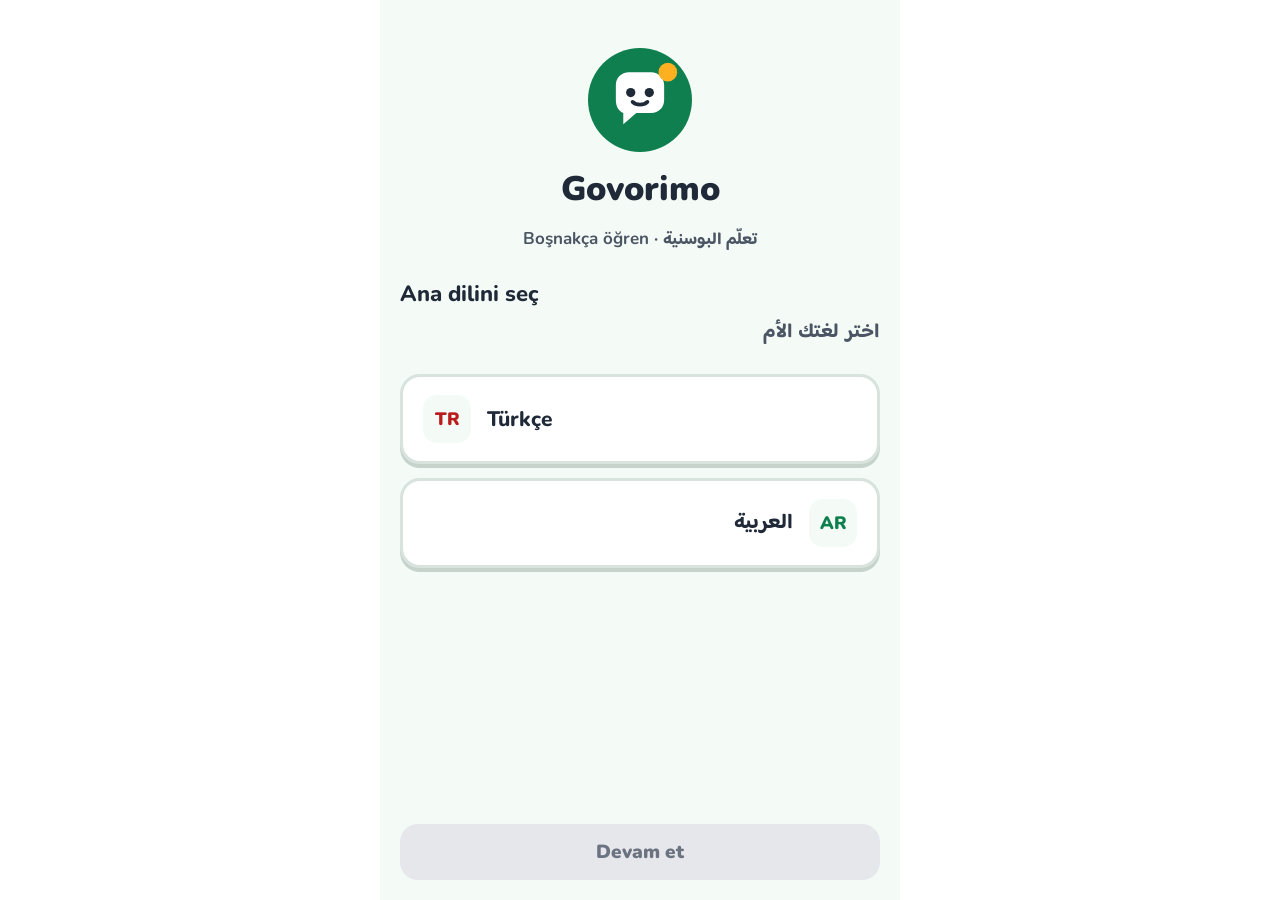
<file: app/index.html>
<!DOCTYPE html>
<html lang="tr">
<head>
<meta charset="utf-8">
<meta name="viewport" content="width=device-width, initial-scale=1, viewport-fit=cover">
<meta name="theme-color" content="#0F7F4F">
<meta name="apple-mobile-web-app-capable" content="yes">
<meta name="mobile-web-app-capable" content="yes">
<meta name="apple-mobile-web-app-status-bar-style" content="default">
<meta name="apple-mobile-web-app-title" content="Govorimo">
<title>Govorimo</title>
<link rel="manifest" href="manifest.webmanifest">
<link rel="icon" href="icons/icon-192.png">
<link rel="apple-touch-icon" href="icons/apple-touch-icon.png">
<link rel="stylesheet" href="styles.css">
</head>
<body>
<div id="app"></div>
<script src="data/course.js"></script>
<script src="data/daily.js"></script>
<script src="i18n.js"></script>
<script src="app.js"></script>
</body>
</html>
</file>
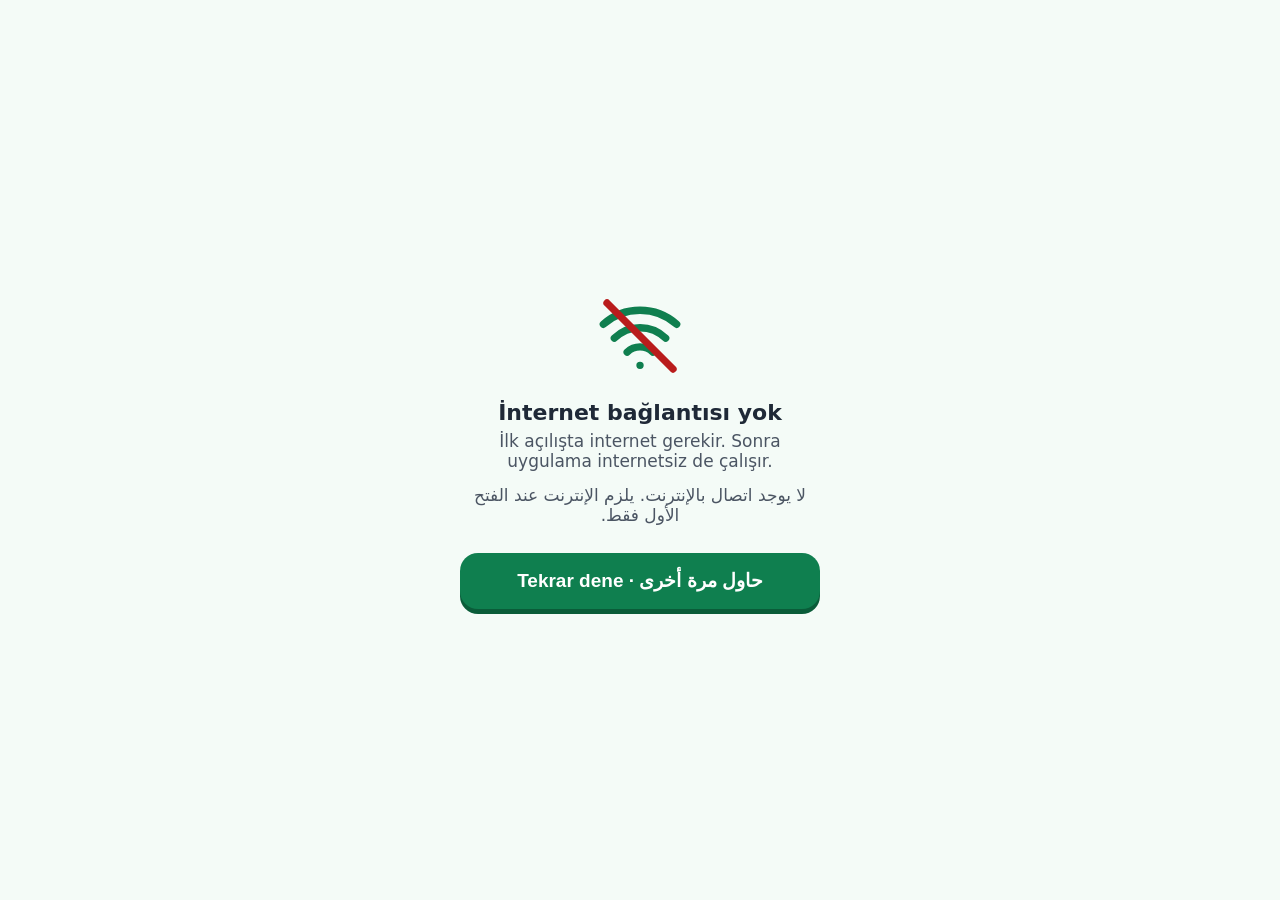
<file: android/app/src/main/assets/offline.html>
<!DOCTYPE html>
<html lang="tr">
<head><meta charset="utf-8"><meta name="viewport" content="width=device-width, initial-scale=1">
<title>Govorimo</title>
<style>
body{margin:0;font-family:system-ui,sans-serif;background:#F4FBF7;color:#1F2937;display:flex;min-height:100vh;align-items:center;justify-content:center;text-align:center}
.box{padding:32px;max-width:360px}
h1{font-size:22px;margin:16px 0 6px}
p{font-size:17px;color:#4B5563;margin:4px 0}
button{margin-top:24px;width:100%;height:56px;border:none;border-radius:18px;background:#0F7F4F;color:#fff;font-size:19px;font-weight:800;box-shadow:0 5px 0 #0A5C39}
</style></head>
<body><div class="box">
<svg width="88" height="88" viewBox="0 0 24 24" fill="none" stroke="#0F7F4F" stroke-width="2" stroke-linecap="round" aria-hidden="true"><path d="M2 8.8a15 15 0 0 1 20 0M5 12.6a10 10 0 0 1 14 0M8.5 16.4a5 5 0 0 1 7 0M12 20h.01"/><path d="M3 3l18 18" stroke="#B91C1C"/></svg>
<h1>İnternet bağlantısı yok</h1>
<p>İlk açılışta internet gerekir. Sonra uygulama internetsiz de çalışır.</p>
<p dir="rtl" style="margin-top:14px">لا يوجد اتصال بالإنترنت. يلزم الإنترنت عند الفتح الأول فقط.</p>
<button onclick="window.GovorimoAndroid ? GovorimoAndroid.retry() : location.reload()">Tekrar dene · حاول مرة أخرى</button>
</div></body></html>
</file>
<file: app/styles.css>
/* Govorimo – stil aplikacije */
@font-face { font-family: Nunito; font-weight: 400; font-display: swap; src: url(fonts/nunito-latin-400-normal.woff2) format("woff2"); unicode-range: U+0000-00FF,U+0131,U+0152-0153,U+02BB-02BC,U+02C6,U+02DA,U+02DC,U+0304,U+0308,U+0329,U+2000-206F,U+20AC,U+2122,U+2191,U+2193,U+2212,U+2215,U+FEFF,U+FFFD; }
@font-face { font-family: Nunito; font-weight: 400; font-display: swap; src: url(fonts/nunito-latin-ext-400-normal.woff2) format("woff2"); unicode-range: U+0100-02BA,U+02BD-02C5,U+02C7-02CC,U+02CE-02D7,U+02DD-02FF,U+1E00-1E9F,U+20A0-20AB,U+20AD-20C0,U+2C60-2C7F,U+A720-A7FF; }
@font-face { font-family: Nunito; font-weight: 700; font-display: swap; src: url(fonts/nunito-latin-700-normal.woff2) format("woff2"); unicode-range: U+0000-00FF,U+0131,U+0152-0153,U+02BB-02BC,U+02C6,U+02DA,U+02DC,U+0304,U+0308,U+0329,U+2000-206F,U+20AC,U+2122,U+2191,U+2193,U+2212,U+2215,U+FEFF,U+FFFD; }
@font-face { font-family: Nunito; font-weight: 700; font-display: swap; src: url(fonts/nunito-latin-ext-700-normal.woff2) format("woff2"); unicode-range: U+0100-02BA,U+02BD-02C5,U+02C7-02CC,U+02CE-02D7,U+02DD-02FF,U+1E00-1E9F,U+20A0-20AB,U+20AD-20C0,U+2C60-2C7F,U+A720-A7FF; }
@font-face { font-family: Nunito; font-weight: 800; font-display: swap; src: url(fonts/nunito-latin-800-normal.woff2) format("woff2"); unicode-range: U+0000-00FF,U+0131,U+0152-0153,U+02BB-02BC,U+02C6,U+02DA,U+02DC,U+0304,U+0308,U+0329,U+2000-206F,U+20AC,U+2122,U+2191,U+2193,U+2212,U+2215,U+FEFF,U+FFFD; }
@font-face { font-family: Nunito; font-weight: 800; font-display: swap; src: url(fonts/nunito-latin-ext-800-normal.woff2) format("woff2"); unicode-range: U+0100-02BA,U+02BD-02C5,U+02C7-02CC,U+02CE-02D7,U+02DD-02FF,U+1E00-1E9F,U+20A0-20AB,U+20AD-20C0,U+2C60-2C7F,U+A720-A7FF; }
@font-face { font-family: Nunito; font-weight: 900; font-display: swap; src: url(fonts/nunito-latin-900-normal.woff2) format("woff2"); unicode-range: U+0000-00FF,U+0131,U+0152-0153,U+02BB-02BC,U+02C6,U+02DA,U+02DC,U+0304,U+0308,U+0329,U+2000-206F,U+20AC,U+2122,U+2191,U+2193,U+2212,U+2215,U+FEFF,U+FFFD; }
@font-face { font-family: Nunito; font-weight: 900; font-display: swap; src: url(fonts/nunito-latin-ext-900-normal.woff2) format("woff2"); unicode-range: U+0100-02BA,U+02BD-02C5,U+02C7-02CC,U+02CE-02D7,U+02DD-02FF,U+1E00-1E9F,U+20A0-20AB,U+20AD-20C0,U+2C60-2C7F,U+A720-A7FF; }
@font-face { font-family: "Baloo Bhaijaan 2"; font-weight: 400; font-display: swap; src: url(fonts/baloo-bhaijaan-2-arabic-400-normal.woff2) format("woff2"); unicode-range: U+0600-06FF,U+0750-077F,U+0870-08FF,U+200C-200E,U+2010-2011,U+204F,U+2E41,U+FB50-FDFF,U+FE70-FEFC; }
@font-face { font-family: "Baloo Bhaijaan 2"; font-weight: 700; font-display: swap; src: url(fonts/baloo-bhaijaan-2-arabic-700-normal.woff2) format("woff2"); unicode-range: U+0600-06FF,U+0750-077F,U+0870-08FF,U+200C-200E,U+2010-2011,U+204F,U+2E41,U+FB50-FDFF,U+FE70-FEFC; }

:root {
  --green: #0F7F4F; --green-d: #0A5C39; --green-l: #E3F5EC; --green-m: #BFE7D2;
  --ink: #1F2937; --ink2: #374151; --muted: #4B5563; --line: #E5E7EB; --soft: #F3F4F6;
  --blue: #1D4ED8; --blue-l: #EFF6FF; --blue-m: #BFDBFE;
  --purple: #7C3AED; --purple-d: #5B21B6; --purple-l: #F5F3FF; --purple-m: #DDD6FE;
  --sun: #FFB020; --sun-d: #C27C00;
  --ok: #166534; --ok-bg: #DCFCE7; --bad: #991B1B; --bad-bg: #FEE2E2;
  --safe-t: env(safe-area-inset-top, 0px); --safe-b: env(safe-area-inset-bottom, 0px);
}
* { box-sizing: border-box; -webkit-tap-highlight-color: transparent; }
html, body { margin: 0; height: 100%; background: #fff; }
body { font-family: Nunito, "Baloo Bhaijaan 2", system-ui, sans-serif; color: var(--ink); overscroll-behavior: none; }
[dir="rtl"] body, body[dir="rtl"] { font-family: "Baloo Bhaijaan 2", Nunito, system-ui, sans-serif; }
.bs { font-family: Nunito, system-ui, sans-serif; unicode-bidi: isolate; direction: ltr; }
button { font: inherit; color: inherit; }
#app { max-width: 520px; margin: 0 auto; min-height: 100%; display: flex; flex-direction: column; position: relative; }
.screen { flex: 1; display: flex; flex-direction: column; min-height: 100vh; min-height: 100dvh; padding-top: var(--safe-t); }
.scroll { flex: 1; overflow-y: auto; -webkit-overflow-scrolling: touch; }
.pad { padding: 20px; }
.col { display: flex; flex-direction: column; }
.row { display: flex; align-items: center; }
.gap6 { gap: 6px; } .gap8 { gap: 8px; } .gap10 { gap: 10px; } .gap12 { gap: 12px; } .gap14 { gap: 14px; } .gap16 { gap: 16px; } .gap20 { gap: 20px; } .gap24 { gap: 24px; }
.grow { flex: 1; }
.center { align-items: center; justify-content: center; text-align: center; }
.h1 { font-size: 28px; font-weight: 900; margin: 0; }
.h2 { font-size: 24px; font-weight: 900; margin: 0; }
.muted { color: var(--muted); font-weight: 700; }
.small { font-size: 14px; }

/* Dugmad */
.btn { height: 56px; border: none; border-radius: 18px; background: var(--green); color: #fff; font-size: 19px; font-weight: 900; box-shadow: 0 5px 0 var(--green-d); cursor: pointer; width: 100%; transition: transform .05s; }
.btn:active { transform: translateY(3px); box-shadow: 0 2px 0 var(--green-d); }
.btn:disabled { background: var(--line); color: #6B7280; box-shadow: none; cursor: default; }
.btn.purple { background: var(--purple); box-shadow: 0 5px 0 var(--purple-d); }
.btn.red { background: #B91C1C; box-shadow: 0 5px 0 #7F1D1D; }
.btn.white { background: #fff; color: #1E3A8A; box-shadow: none; height: 48px; font-size: 17px; }
.btn.ghost { background: transparent; color: var(--muted); box-shadow: none; height: 44px; font-size: 16px; }
.tbtn { min-height: 52px; border-radius: 16px; border: 2px solid var(--blue-m); background: var(--blue-l); color: var(--blue); box-shadow: 0 4px 0 var(--blue-m); font-weight: 900; font-size: 16px; display: flex; align-items: center; justify-content: center; gap: 8px; cursor: pointer; padding: 0 14px; }
.tbtn.p { border-color: var(--purple-m); background: var(--purple-l); color: #6D28D9; box-shadow: 0 4px 0 var(--purple-m); }
.iconbtn { width: 44px; height: 44px; border: none; background: transparent; display: flex; align-items: center; justify-content: center; color: #6B7280; cursor: pointer; border-radius: 12px; }
.chip { display: inline-flex; align-items: center; padding: 4px 12px; border-radius: 12px; font-weight: 800; font-size: 14px; background: var(--soft); color: var(--ink2); }
.chip.f { background: #FCE7F3; color: #9D174D; } .chip.m { background: #DBEAFE; color: #1E40AF; } .chip.n { background: #FEF3C7; color: #92400E; }

/* Pic: fotografija ili emoji */
.pic { display: flex; align-items: center; justify-content: center; overflow: hidden; background: #FFF4E5; border-radius: 20px; position: relative; }
.pic img { width: 100%; height: 100%; object-fit: cover; }
.pic .emo { line-height: 1; }
.pic .num { font-weight: 900; color: var(--green); }
.pic .credit { position: absolute; inset-inline-start: 8px; bottom: 6px; background: rgba(255,255,255,.9); border-radius: 8px; padding: 2px 8px; font-size: 11px; font-weight: 700; color: var(--muted); }

/* Početni ekran */
.topbar { display: flex; align-items: center; justify-content: space-between; padding: 14px 20px 12px; border-bottom: 2px solid #EEF2F0; background: #fff; position: sticky; top: 0; z-index: 2; }
.stat { display: flex; align-items: center; gap: 6px; font-weight: 900; font-size: 17px; }
.levelchip { padding: 6px 12px; border-radius: 14px; background: #F4FBF7; font-weight: 900; color: var(--green); font-size: 15px; }
.unitcard { border-radius: 20px; padding: 16px 18px; background: var(--green); color: #fff; box-shadow: 0 4px 0 var(--green-d); display: flex; align-items: center; gap: 14px; }
.unitcard.locked { background: var(--soft); color: var(--muted); box-shadow: none; }
.unitcard .ico { font-size: 34px; }
.unitcard .t1 { font-size: 13px; font-weight: 900; opacity: .9; }
.unitcard .t2 { font-size: 21px; font-weight: 900; }
.path { display: flex; flex-direction: column; align-items: center; gap: 16px; padding: 18px 0 8px; }
.node { width: 76px; height: 70px; border-radius: 38px; border: none; display: flex; align-items: center; justify-content: center; cursor: pointer; font-size: 30px; position: relative; }
.node.done { background: var(--sun); box-shadow: 0 6px 0 var(--sun-d); color: #fff; }
.node.cur { background: var(--green); box-shadow: 0 6px 0 var(--green-d); outline: 6px solid var(--green-m); color: #fff; }
.node.lock { background: var(--line); box-shadow: 0 6px 0 #C9CDD3; color: #9CA3AF; }
.nodewrap { display: flex; flex-direction: column; align-items: center; gap: 8px; }
.nodelabel { font-size: 13px; font-weight: 800; color: var(--muted); max-width: 140px; text-align: center; }
.startbubble { padding: 6px 12px; border-radius: 12px; background: #fff; border: 2px solid #D7E3DC; font-size: 14px; font-weight: 900; color: var(--green); }
.levelhead { margin: 18px 20px 6px; font-size: 15px; font-weight: 900; color: var(--muted); letter-spacing: .3px; }
.banner { margin: 14px 20px 0; padding: 14px 16px; border-radius: 18px; background: #FFF7E6; border: 2px solid #FCD9A8; font-weight: 800; color: #92400E; font-size: 15px; }
.updbanner { margin: 14px 20px 0; padding: 14px 16px; border-radius: 20px; background: #1E3A8A; color: #fff; display: flex; flex-direction: column; gap: 10px; box-shadow: 0 5px 0 #172554; }
.updbanner .t { font-weight: 900; font-size: 17px; } .updbanner .s { font-size: 13px; font-weight: 700; color: #DBEAFE; }

/* Navigacija */
.nav { display: grid; grid-template-columns: repeat(3, minmax(0, 1fr)); border-top: 2px solid #EEF2F0; padding: 8px 12px calc(10px + var(--safe-b)); background: #fff; position: sticky; bottom: 0; }
.nav button { display: flex; flex-direction: column; align-items: center; gap: 2px; padding: 8px; border-radius: 14px; border: 2px solid transparent; background: transparent; color: var(--muted); font-weight: 800; font-size: 13px; cursor: pointer; }
.nav button.on { background: var(--green-l); border-color: var(--green-m); color: var(--green); font-weight: 900; }

/* Lekcija */
.lessontop { display: flex; align-items: center; gap: 14px; padding: 14px 20px 6px; }
.bar { flex: 1; height: 16px; border-radius: 8px; background: var(--line); overflow: hidden; }
.bar > div { height: 100%; border-radius: 8px; background: var(--green); transition: width .3s; }
.ex { flex: 1; display: flex; flex-direction: column; gap: 18px; padding: 14px 20px 20px; }
.prompt { font-size: 24px; font-weight: 900; margin: 0; }
.card { border-radius: 26px; border: 2px solid var(--line); box-shadow: 0 4px 0 var(--line); overflow: hidden; display: flex; flex-direction: column; }
.bigword { font-size: 40px; font-weight: 900; letter-spacing: -.5px; }
.grid2 { display: grid; grid-template-columns: repeat(2, minmax(0, 1fr)); gap: 14px; }
.opt { display: flex; flex-direction: column; align-items: center; gap: 6px; padding: 12px 10px; border-radius: 20px; border: 3px solid var(--line); background: #fff; box-shadow: 0 4px 0 var(--line); cursor: pointer; font-size: 19px; font-weight: 900; }
.opt.list { flex-direction: row; justify-content: flex-start; padding: 16px 18px; font-size: 18px; text-align: start; }
.opt.sel { border-color: #3B82F6; background: var(--blue-l); box-shadow: 0 4px 0 #93C5FD; }
.opt.good { border-color: #16A34A; background: var(--ok-bg); box-shadow: 0 4px 0 #86EFAC; }
.opt.badsel { border-color: #DC2626; background: var(--bad-bg); box-shadow: 0 4px 0 #FCA5A5; }
.speaker { width: 120px; height: 120px; border-radius: 30px; border: none; background: var(--blue); color: #fff; box-shadow: 0 6px 0 #1E3A8A; display: flex; align-items: center; justify-content: center; cursor: pointer; }
.input { height: 58px; padding: 0 18px; border-radius: 18px; border: 3px solid var(--line); background: #fff; font-family: Nunito, sans-serif; font-size: 22px; font-weight: 800; color: var(--ink); width: 100%; direction: ltr; }
.input:focus { outline: none; border-color: #3B82F6; }
.input.ok { border-color: #16A34A; background: #F0FDF4; } .input.bad { border-color: #DC2626; background: #FEF2F2; }
.keys { display: grid; grid-template-columns: repeat(5, minmax(0, 1fr)); gap: 8px; direction: ltr; }
.key { height: 48px; border-radius: 14px; border: 2px solid var(--line); background: #fff; box-shadow: 0 3px 0 var(--line); font-family: Nunito, sans-serif; font-size: 20px; font-weight: 900; cursor: pointer; }
.answerline { min-height: 64px; display: flex; flex-wrap: wrap; align-items: center; gap: 10px; padding: 8px 0; border-bottom: 2px solid var(--line); direction: ltr; }
.answerline + .answerline { border-bottom: 2px solid var(--line); }
.bank { display: flex; flex-wrap: wrap; justify-content: center; gap: 10px; padding-top: 8px; direction: ltr; }
.tok { padding: 10px 16px; border-radius: 14px; border: 2px solid var(--line); background: #fff; box-shadow: 0 3px 0 var(--line); font-family: Nunito, sans-serif; font-size: 19px; font-weight: 800; cursor: pointer; }
.tok.used { background: var(--line); color: transparent; box-shadow: none; cursor: default; }
.bubble { padding: 14px 16px; border-radius: 18px; border: 2px solid var(--line); font-size: 20px; font-weight: 800; display: flex; align-items: center; gap: 10px; }
.mic { width: 104px; height: 104px; border-radius: 52px; border: 8px solid #EDE9FE; background: var(--purple); color: #fff; box-shadow: 0 6px 0 var(--purple-d); display: flex; align-items: center; justify-content: center; cursor: pointer; }
.mic.rec { animation: pulse 1s infinite; background: #DC2626; box-shadow: 0 6px 0 #7F1D1D; border-color: #FEE2E2; }
@keyframes pulse { 50% { transform: scale(1.06); } }
.pron { padding: 16px 18px; border-radius: 22px; background: var(--purple-l); border: 2px solid var(--purple-m); display: flex; flex-direction: column; gap: 10px; }
.pronbar { height: 12px; border-radius: 6px; background: var(--purple-m); overflow: hidden; } .pronbar > div { height: 100%; background: var(--purple); }
.w-ok { color: #15803D; } .w-bad { color: #C2410C; }

/* Obojeni oblici */
.form { padding: 0; border: none; background: transparent; font: inherit; color: inherit; cursor: pointer; border-bottom: 3px dotted var(--purple); }
.form .end, .end { color: var(--purple); }

/* Povratna informacija */
.foot { padding: 18px 20px calc(22px + var(--safe-b)); border-top: 2px solid #EEF2F0; display: flex; flex-direction: column; gap: 12px; background: #fff; }
.foot.ok { background: var(--ok-bg); border-color: transparent; }
.foot.bad { background: var(--bad-bg); border-color: transparent; }
.foot .fh { display: flex; align-items: center; gap: 10px; font-size: 22px; font-weight: 900; }
.foot.ok .fh, .foot.ok .fb { color: var(--ok); } .foot.bad .fh, .foot.bad .fb { color: var(--bad); }
.foot .fb { font-size: 17px; font-weight: 700; }

/* Hint (donji list) */
.sheetbg { position: fixed; inset: 0; background: rgba(17,24,39,.35); z-index: 20; display: flex; align-items: flex-end; justify-content: center; animation: fade .15s; }
.sheet { width: 100%; max-width: 520px; background: #fff; border-radius: 28px 28px 0 0; border-top: 4px solid var(--purple); padding: 18px 22px calc(26px + var(--safe-b)); display: flex; flex-direction: column; gap: 14px; animation: up .2s; }
.sheet .grip { width: 48px; height: 5px; border-radius: 3px; background: #D1D5DB; align-self: center; }
.sheet .badge { padding: 4px 12px; border-radius: 12px; background: #EDE9FE; color: var(--purple-d); font-weight: 900; font-size: 14px; }
.sheet .txt { font-size: 17px; font-weight: 600; line-height: 1.5; color: var(--ink2); }
.exs { display: flex; gap: 8px; flex-wrap: wrap; direction: ltr; }
[dir="rtl"] .exs { justify-content: flex-end; }
.exs span.e { padding: 6px 12px; border-radius: 12px; background: var(--soft); font-weight: 800; font-size: 16px; }
@keyframes up { from { transform: translateY(40px); opacity: .5; } }
@keyframes fade { from { opacity: 0; } }
.dialog { background: #fff; border-radius: 24px; margin: auto 20px; padding: 22px; display: flex; flex-direction: column; gap: 14px; max-width: 420px; width: 100%; }
.sheetbg.mid { align-items: center; }
.toast { position: fixed; left: 50%; bottom: 100px; transform: translateX(-50%); background: var(--ink); color: #fff; padding: 12px 18px; border-radius: 14px; font-weight: 800; z-index: 30; max-width: 90%; text-align: center; animation: fade .2s; }

/* Rezultat */
.statbox { display: flex; flex-direction: column; border-radius: 18px; border: 3px solid; overflow: hidden; }
.statbox .k { color: #fff; font-size: 13px; font-weight: 900; text-align: center; padding: 4px; }
.statbox .v { font-size: 24px; font-weight: 900; text-align: center; padding: 12px 4px; }

/* Rječnik i profil */
.search { display: flex; align-items: center; gap: 10px; height: 48px; padding: 0 14px; border-radius: 16px; background: var(--soft); }
.search input { flex: 1; border: none; background: transparent; font: inherit; font-size: 17px; font-weight: 700; outline: none; }
.filters { display: flex; gap: 8px; flex-wrap: wrap; }
.filter { padding: 8px 14px; border-radius: 14px; border: 2px solid var(--line); background: #fff; font-size: 15px; font-weight: 800; color: var(--ink2); cursor: pointer; }
.filter.on { border-color: var(--green); background: var(--green-l); color: var(--green); font-weight: 900; }
.entry { border-radius: 20px; border: 2px solid var(--line); padding: 12px 16px; display: flex; flex-direction: column; gap: 10px; }
.entry.open { border-color: var(--purple-m); background: #FAF8FF; }
.entry .forms { display: flex; flex-direction: column; gap: 6px; padding-top: 8px; border-top: 2px dashed var(--purple-m); }
.entry .forms .fr { display: flex; justify-content: space-between; gap: 10px; font-size: 15px; font-weight: 700; }
.panel { border-radius: 22px; background: #fff; border: 2px solid var(--line); overflow: hidden; }
.prow { display: flex; align-items: center; gap: 12px; padding: 16px 18px; border-bottom: 2px solid var(--soft); }
.prow:last-child { border-bottom: none; }
.prow .lbl { flex: 1; font-size: 17px; font-weight: 800; }
.switch { width: 56px; height: 32px; border-radius: 16px; border: none; background: #D1D5DB; padding: 3px; display: flex; cursor: pointer; }
.switch span { width: 26px; height: 26px; border-radius: 13px; background: #fff; transition: margin .15s; }
.switch.on { background: var(--green); } .switch.on span { margin-inline-start: 24px; }
select, input[type="time"] { font: inherit; font-size: 16px; font-weight: 800; border: 2px solid var(--line); border-radius: 12px; padding: 6px 10px; background: var(--green-l); color: var(--green); }
.langbtn { display: flex; align-items: center; gap: 16px; padding: 18px 20px; border-radius: 20px; border: 3px solid #D7E3DC; background: #fff; box-shadow: 0 4px 0 #C5D3CB; font-size: 21px; font-weight: 800; cursor: pointer; width: 100%; }
.langbtn .code { width: 48px; height: 48px; border-radius: 14px; background: #F4FBF7; display: flex; align-items: center; justify-content: center; font-family: Nunito, sans-serif; font-size: 18px; font-weight: 900; color: var(--green); }
.langbtn.on { border-color: var(--green); background: var(--green-l); box-shadow: 0 4px 0 var(--green-d); }
svg { flex-shrink: 0; }

/* Izgovor aplikacije isključen (TTS_ON = false u app.js): sakrij dugmad za slušanje; mikrofon ostaje */
body.notts [data-act="say"] { display: none !important; }
</file>
